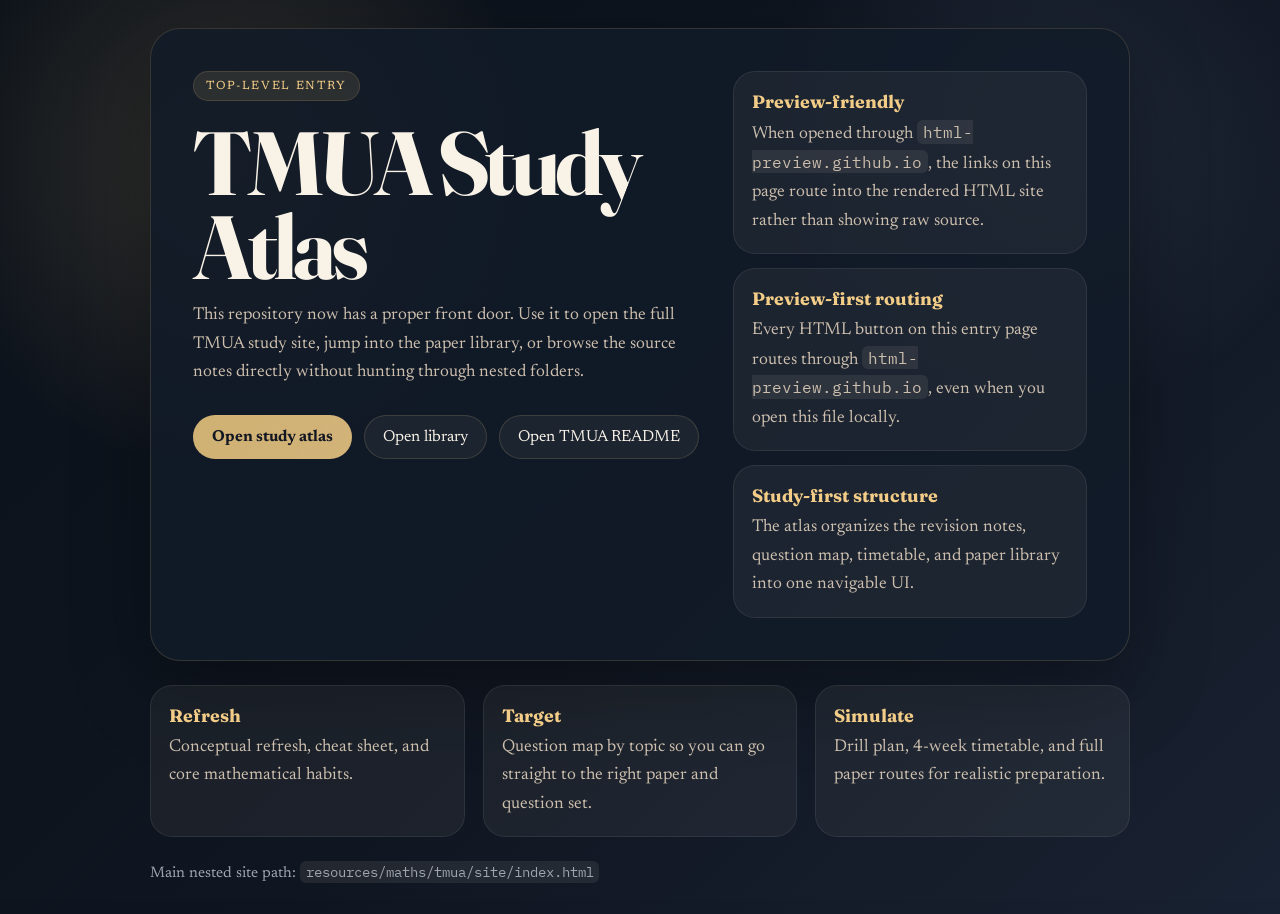
<file: index.html>
<!DOCTYPE html>
<html lang="en">
  <head>
    <meta charset="UTF-8" />
    <meta name="viewport" content="width=device-width, initial-scale=1.0" />
    <title>Tmua-aid</title>
    <meta
      name="description"
      content="Top-level entry for the TMUA study atlas and revision materials."
    />
    <link rel="preconnect" href="https://fonts.googleapis.com" />
    <link rel="preconnect" href="https://fonts.gstatic.com" crossorigin />
    <link
      href="https://fonts.googleapis.com/css2?family=Fraunces:opsz,wght@9..144,600;9..144,700&family=IBM+Plex+Mono:wght@400;500&family=Newsreader:opsz,wght@6..72,400;6..72,500&display=swap"
      rel="stylesheet"
    />
    <style>
      :root {
        --bg: #0f1520;
        --panel: rgba(18, 27, 40, 0.88);
        --panel-soft: rgba(247, 239, 226, 0.05);
        --text: #f8f2e7;
        --muted: #cdbfae;
        --soft: #9ea5af;
        --accent: #d8b877;
        --accent-strong: #f3cd87;
        --border: rgba(216, 184, 119, 0.18);
        --shadow: 0 30px 80px rgba(0, 0, 0, 0.3);
      }

      * {
        box-sizing: border-box;
      }

      body {
        margin: 0;
        min-height: 100vh;
        display: grid;
        place-items: center;
        padding: 28px;
        color: var(--text);
        font-family: "Newsreader", Georgia, serif;
        background:
          radial-gradient(circle at 18% 18%, rgba(216, 184, 119, 0.18), transparent 24%),
          radial-gradient(circle at 82% 14%, rgba(120, 148, 188, 0.14), transparent 22%),
          linear-gradient(135deg, #0a1018 0%, var(--bg) 55%, #182131 100%);
      }

      body::before {
        content: "";
        position: fixed;
        inset: 0;
        pointer-events: none;
        background-image:
          linear-gradient(rgba(255, 255, 255, 0.015), rgba(255, 255, 255, 0.015)),
          radial-gradient(rgba(255, 255, 255, 0.03) 0.6px, transparent 0.6px);
        background-size: 100% 100%, 18px 18px;
        mix-blend-mode: soft-light;
      }

      .shell {
        position: relative;
        z-index: 1;
        width: min(980px, 100%);
        display: grid;
        gap: 24px;
      }

      .hero {
        background: var(--panel);
        border: 1px solid var(--border);
        border-radius: 30px;
        box-shadow: var(--shadow);
        overflow: hidden;
      }

      .hero-inner {
        padding: 42px;
        display: grid;
        grid-template-columns: 1.3fr 0.9fr;
        gap: 28px;
      }

      .eyebrow {
        display: inline-flex;
        padding: 8px 12px;
        border-radius: 999px;
        background: rgba(216, 184, 119, 0.12);
        border: 1px solid rgba(216, 184, 119, 0.16);
        color: var(--accent-strong);
        font-size: 0.74rem;
        letter-spacing: 0.14em;
        text-transform: uppercase;
      }

      h1 {
        margin: 20px 0 12px;
        font-family: "Fraunces", Georgia, serif;
        font-size: clamp(3rem, 7vw, 5.6rem);
        line-height: 0.94;
        letter-spacing: -0.05em;
        max-width: 8ch;
      }

      p {
        margin: 0;
        color: var(--muted);
        font-size: 1.08rem;
        line-height: 1.65;
      }

      .actions,
      .link-list {
        display: flex;
        flex-wrap: wrap;
        gap: 12px;
      }

      .actions {
        margin-top: 28px;
      }

      .button {
        display: inline-flex;
        align-items: center;
        justify-content: center;
        padding: 13px 18px;
        border-radius: 999px;
        border: 1px solid var(--border);
        background: rgba(247, 239, 226, 0.05);
        color: var(--text);
        text-decoration: none;
        transition: 180ms ease;
      }

      .button:hover {
        transform: translateY(-2px);
        background: rgba(247, 239, 226, 0.1);
      }

      .button-primary {
        background: linear-gradient(135deg, rgba(216, 184, 119, 0.96), rgba(243, 205, 135, 0.86));
        color: #121722;
        font-weight: 700;
      }

      .mini-stack {
        display: grid;
        gap: 14px;
      }

      .card {
        background: var(--panel-soft);
        border: 1px solid rgba(247, 239, 226, 0.08);
        border-radius: 22px;
        padding: 18px;
      }

      .card strong {
        display: block;
        margin-bottom: 6px;
        font-family: "Fraunces", Georgia, serif;
        color: var(--accent-strong);
        font-size: 1.12rem;
      }

      .grid {
        display: grid;
        grid-template-columns: repeat(3, minmax(0, 1fr));
        gap: 18px;
      }

      .footer-note {
        color: var(--soft);
        font-size: 0.95rem;
      }

      code {
        font-family: "IBM Plex Mono", monospace;
        font-size: 0.92em;
        padding: 0.12em 0.4em;
        border-radius: 6px;
        background: rgba(247, 239, 226, 0.08);
      }

      @media (max-width: 860px) {
        .hero-inner,
        .grid {
          grid-template-columns: 1fr;
        }

        .hero-inner {
          padding: 28px 22px;
        }
      }
    </style>
  </head>
  <body>
    <main class="shell">
      <section class="hero">
        <div class="hero-inner">
          <div>
            <span class="eyebrow">Top-level entry</span>
            <h1>TMUA Study Atlas</h1>
            <p>
              This repository now has a proper front door. Use it to open the full TMUA study site,
              jump into the paper library, or browse the source notes directly without hunting through
              nested folders.
            </p>
            <div class="actions">
              <a
                class="button button-primary"
                href="https://html-preview.github.io/?url=https://raw.githubusercontent.com/kwr14/Tmua-aid/main/resources/maths/tmua/site/index.html"
              >Open study atlas</a>
              <a
                class="button"
                href="https://html-preview.github.io/?url=https://raw.githubusercontent.com/kwr14/Tmua-aid/main/resources/maths/tmua/site/library.html"
              >Open library</a>
              <a
                class="button"
                href="https://github.com/kwr14/Tmua-aid/blob/main/resources/maths/tmua/README.md"
              >Open TMUA README</a>
            </div>
          </div>

          <div class="mini-stack">
            <article class="card">
              <strong>Preview-friendly</strong>
              <p>
                When opened through <code>html-preview.github.io</code>, the links on this page route
                into the rendered HTML site rather than showing raw source.
              </p>
            </article>
            <article class="card">
              <strong>Preview-first routing</strong>
              <p>
                Every HTML button on this entry page routes through <code>html-preview.github.io</code>,
                even when you open this file locally.
              </p>
            </article>
            <article class="card">
              <strong>Study-first structure</strong>
              <p>
                The atlas organizes the revision notes, question map, timetable, and paper library into one navigable UI.
              </p>
            </article>
          </div>
        </div>
      </section>

      <section class="grid">
        <article class="card">
          <strong>Refresh</strong>
          <p>Conceptual refresh, cheat sheet, and core mathematical habits.</p>
        </article>
        <article class="card">
          <strong>Target</strong>
          <p>Question map by topic so you can go straight to the right paper and question set.</p>
        </article>
        <article class="card">
          <strong>Simulate</strong>
          <p>Drill plan, 4-week timetable, and full paper routes for realistic preparation.</p>
        </article>
      </section>

      <p class="footer-note">
        Main nested site path: <code>resources/maths/tmua/site/index.html</code>
      </p>
    </main>

  </body>
</html>
</file>
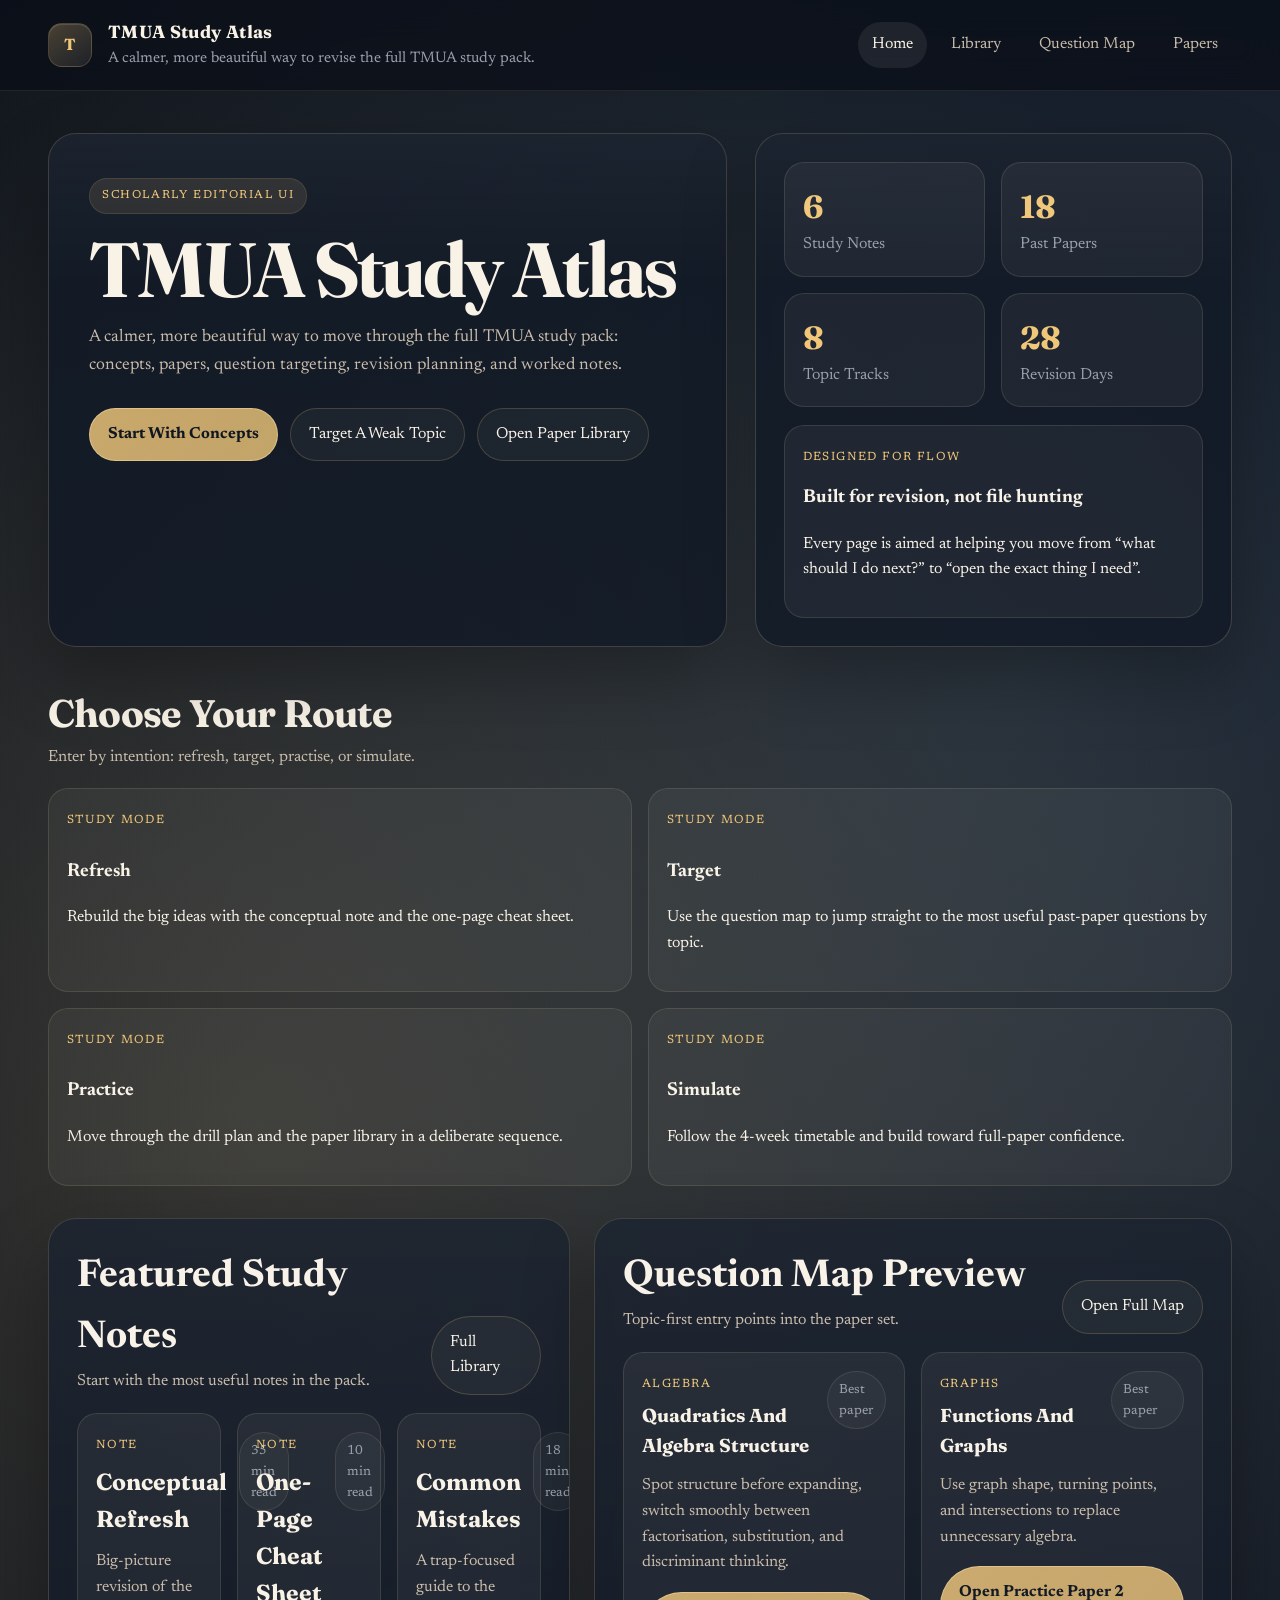
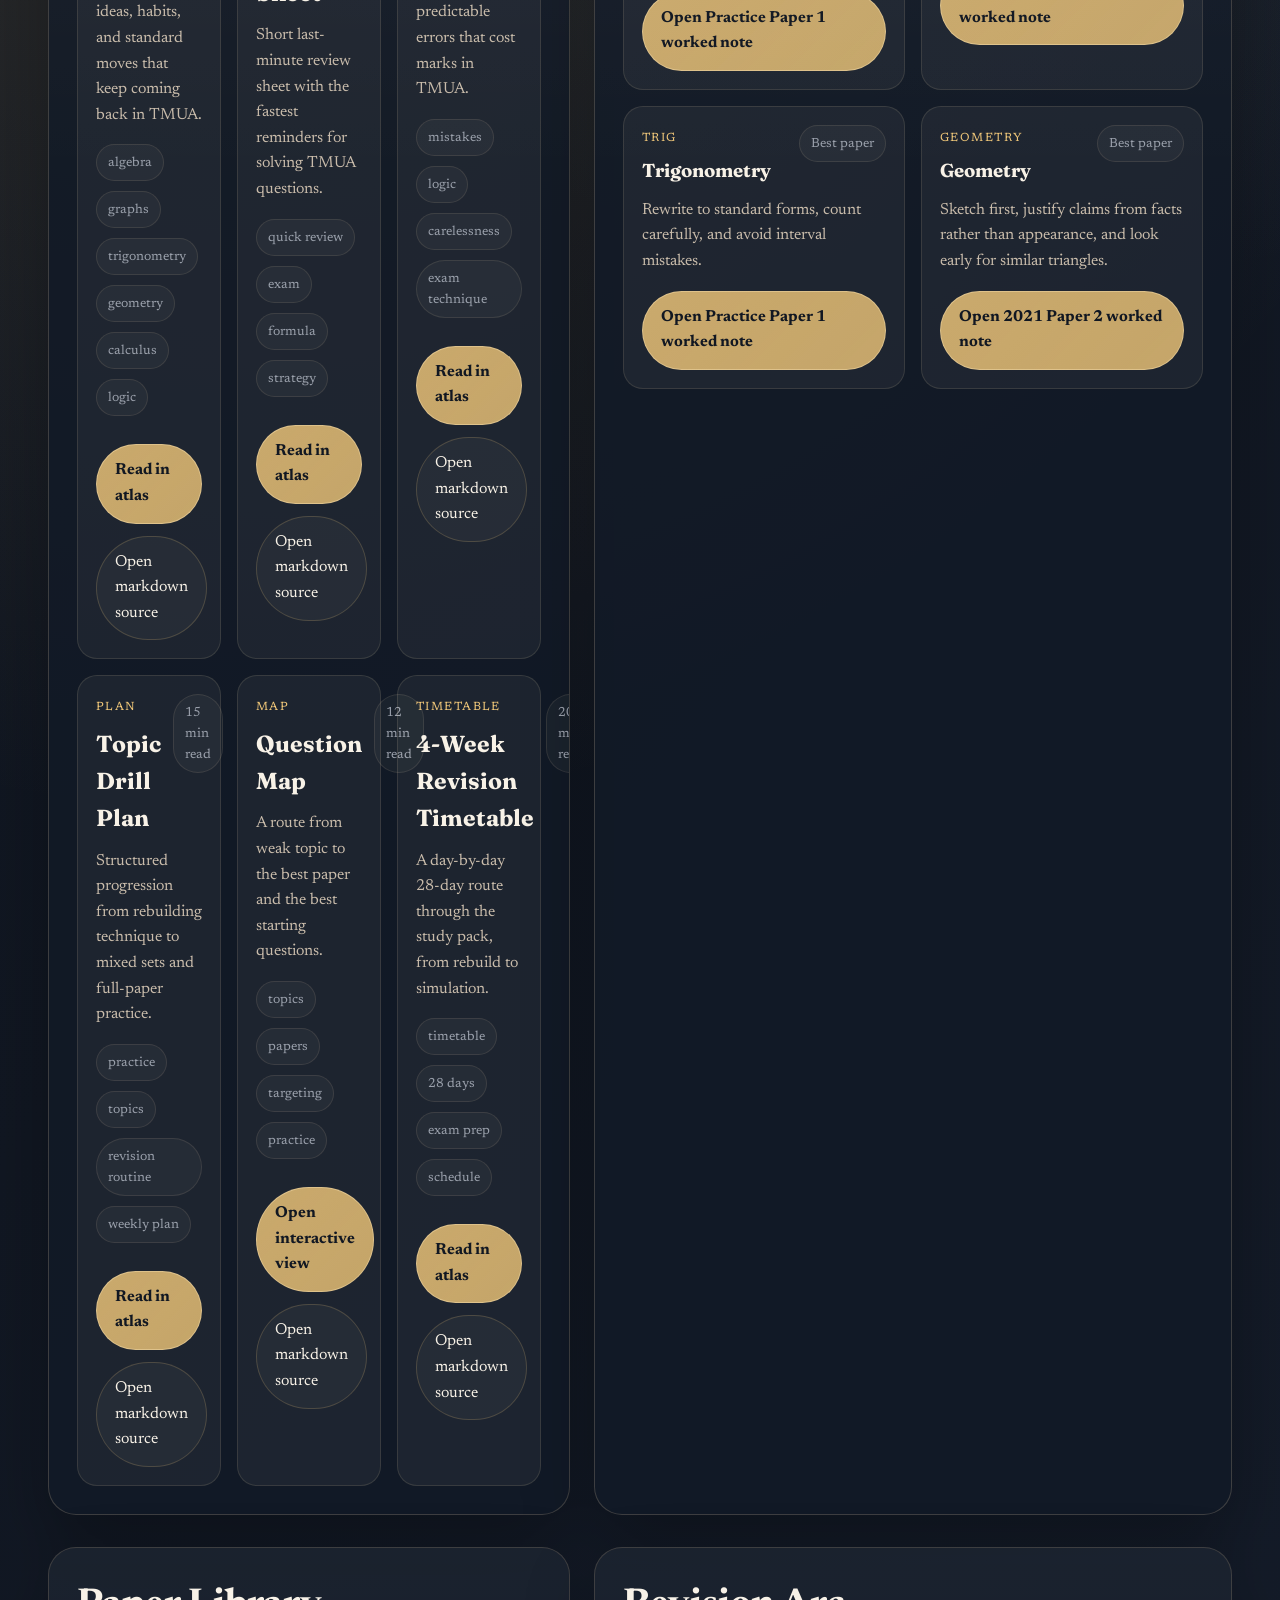
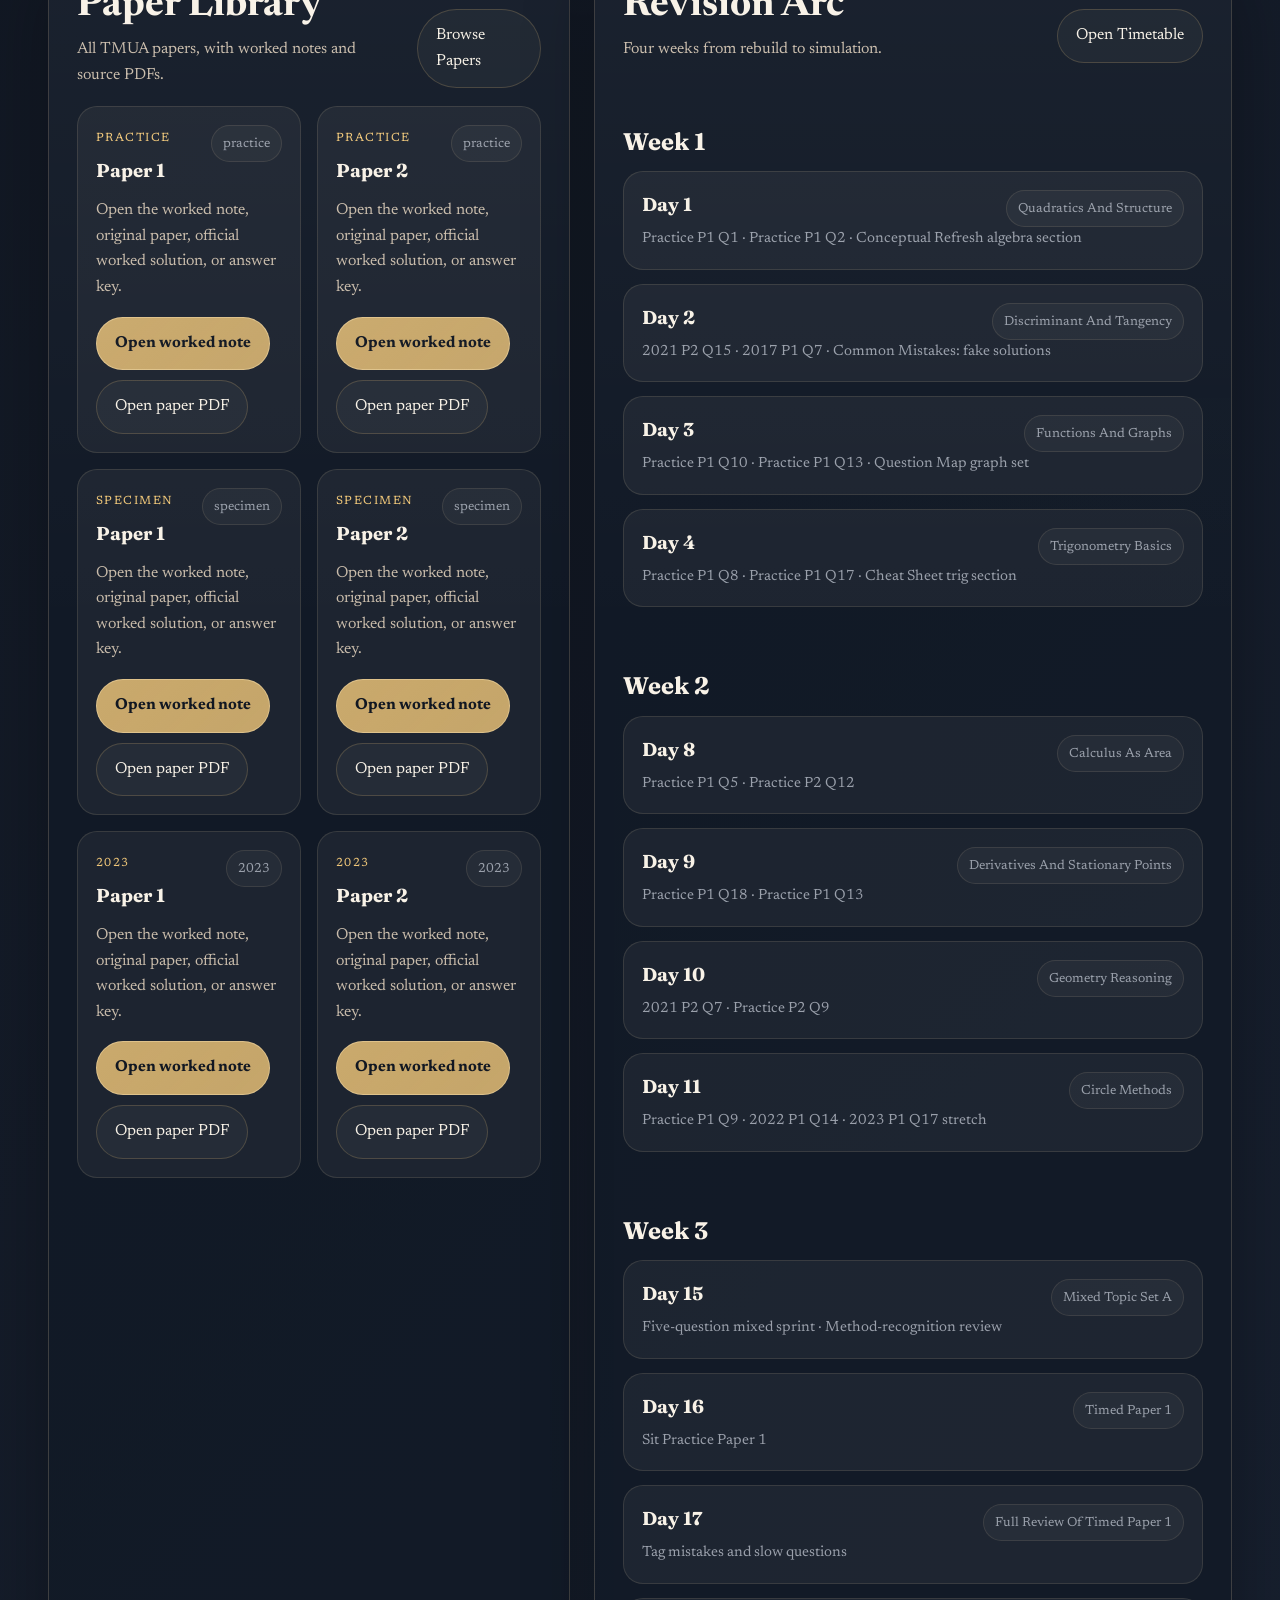
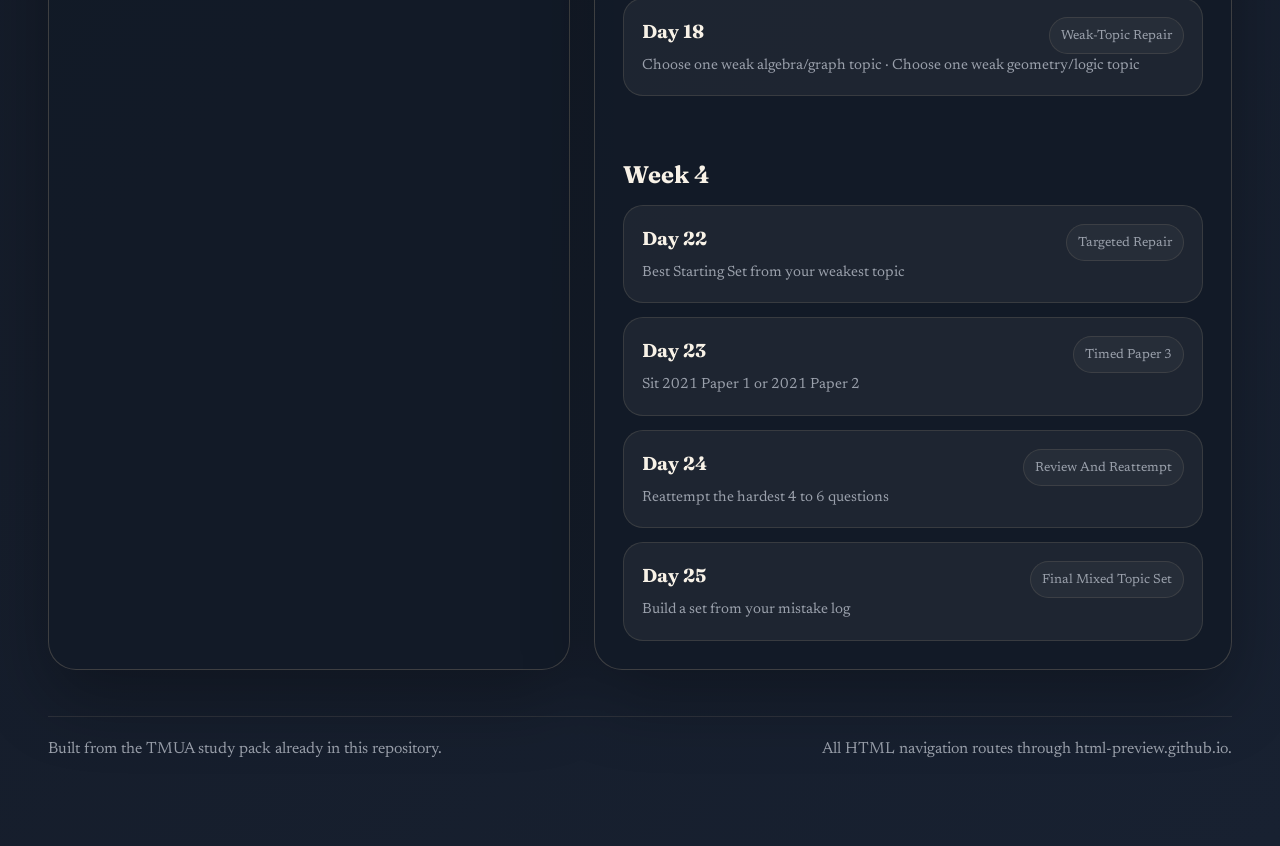
<file: resources/maths/tmua/site/index.html>
<!DOCTYPE html>
<html lang="en">
  <head>
    <meta charset="UTF-8" />
    <meta name="viewport" content="width=device-width, initial-scale=1.0" />
    <title>TMUA Study Atlas</title>
    <meta
      name="description"
      content="A beautiful static interface for the TMUA study pack: concepts, papers, question map, and revision timetable."
    />
    <link rel="preconnect" href="https://fonts.googleapis.com" />
    <link rel="preconnect" href="https://fonts.gstatic.com" crossorigin />
    <link
      href="https://fonts.googleapis.com/css2?family=Fraunces:opsz,wght@9..144,600;9..144,700&family=IBM+Plex+Mono:wght@400;500&family=Newsreader:opsz,wght@6..72,400;6..72,500&display=swap"
      rel="stylesheet"
    />
    <link rel="stylesheet" href="styles.css" />
  </head>
  <body data-page="home">
    <div class="site-shell">
      <header class="topbar" id="topbar"></header>

      <main class="page">
        <section class="hero">
          <article class="panel hero-main">
            <span class="eyebrow">Scholarly editorial UI</span>
            <h1 class="display">TMUA Study Atlas</h1>
            <p>
              A calmer, more beautiful way to move through the full TMUA study pack: concepts,
              papers, question targeting, revision planning, and worked notes.
            </p>
            <div class="hero-actions">
              <a class="button button-primary" href="https://html-preview.github.io/?url=https://raw.githubusercontent.com/kwr14/Tmua-aid/main/resources/maths/tmua/site/reader.html&note=conceptual-refresh">Start With Concepts</a>
              <a class="button" href="https://html-preview.github.io/?url=https://raw.githubusercontent.com/kwr14/Tmua-aid/main/resources/maths/tmua/site/question-map.html">Target A Weak Topic</a>
              <a class="button" href="https://html-preview.github.io/?url=https://raw.githubusercontent.com/kwr14/Tmua-aid/main/resources/maths/tmua/site/papers.html">Open Paper Library</a>
            </div>
          </article>

          <aside class="panel hero-side">
            <div class="stats-grid" id="hero-stats"></div>
            <div class="mini-card">
              <span class="kicker">Designed for flow</span>
              <h3 style="margin-top: 8px;">Built for revision, not file hunting</h3>
              <p>
                Every page is aimed at helping you move from “what should I do next?” to “open the exact
                thing I need”.
              </p>
            </div>
          </aside>
        </section>

        <section class="section">
          <div class="section-head">
            <div>
              <h2>Choose Your Route</h2>
              <p>Enter by intention: refresh, target, practise, or simulate.</p>
            </div>
          </div>
          <div class="pathways-grid" id="pathway-grid"></div>
        </section>

        <section class="split-section">
          <article class="panel" style="padding: 28px;">
            <div class="section-head">
              <div>
                <h2>Featured Study Notes</h2>
                <p>Start with the most useful notes in the pack.</p>
              </div>
              <a class="button" href="https://html-preview.github.io/?url=https://raw.githubusercontent.com/kwr14/Tmua-aid/main/resources/maths/tmua/site/library.html">Full Library</a>
            </div>
            <div class="resource-grid" id="featured-grid"></div>
          </article>

          <article class="panel" style="padding: 28px;">
            <div class="section-head">
              <div>
                <h2>Question Map Preview</h2>
                <p>Topic-first entry points into the paper set.</p>
              </div>
              <a class="button" href="https://html-preview.github.io/?url=https://raw.githubusercontent.com/kwr14/Tmua-aid/main/resources/maths/tmua/site/question-map.html">Open Full Map</a>
            </div>
            <div class="topic-grid" id="topic-preview"></div>
          </article>
        </section>

        <section class="split-section">
          <article class="panel" style="padding: 28px;">
            <div class="section-head">
              <div>
                <h2>Paper Library</h2>
                <p>All TMUA papers, with worked notes and source PDFs.</p>
              </div>
              <a class="button" href="https://html-preview.github.io/?url=https://raw.githubusercontent.com/kwr14/Tmua-aid/main/resources/maths/tmua/site/papers.html">Browse Papers</a>
            </div>
            <div class="paper-grid" id="paper-preview"></div>
          </article>

          <article class="panel" style="padding: 28px;">
            <div class="section-head">
              <div>
                <h2>Revision Arc</h2>
                <p>Four weeks from rebuild to simulation.</p>
              </div>
              <a class="button" href="https://html-preview.github.io/?url=https://raw.githubusercontent.com/kwr14/Tmua-aid/main/resources/maths/tmua/site/reader.html&note=4-week-timetable">Open Timetable</a>
            </div>
            <div class="timeline" id="timeline-preview"></div>
          </article>
        </section>

        <footer class="footer-note" id="footer-note"></footer>
      </main>
    </div>

    <script src="data.js"></script>
    <script src="app.js"></script>
  </body>
</html>
</file>
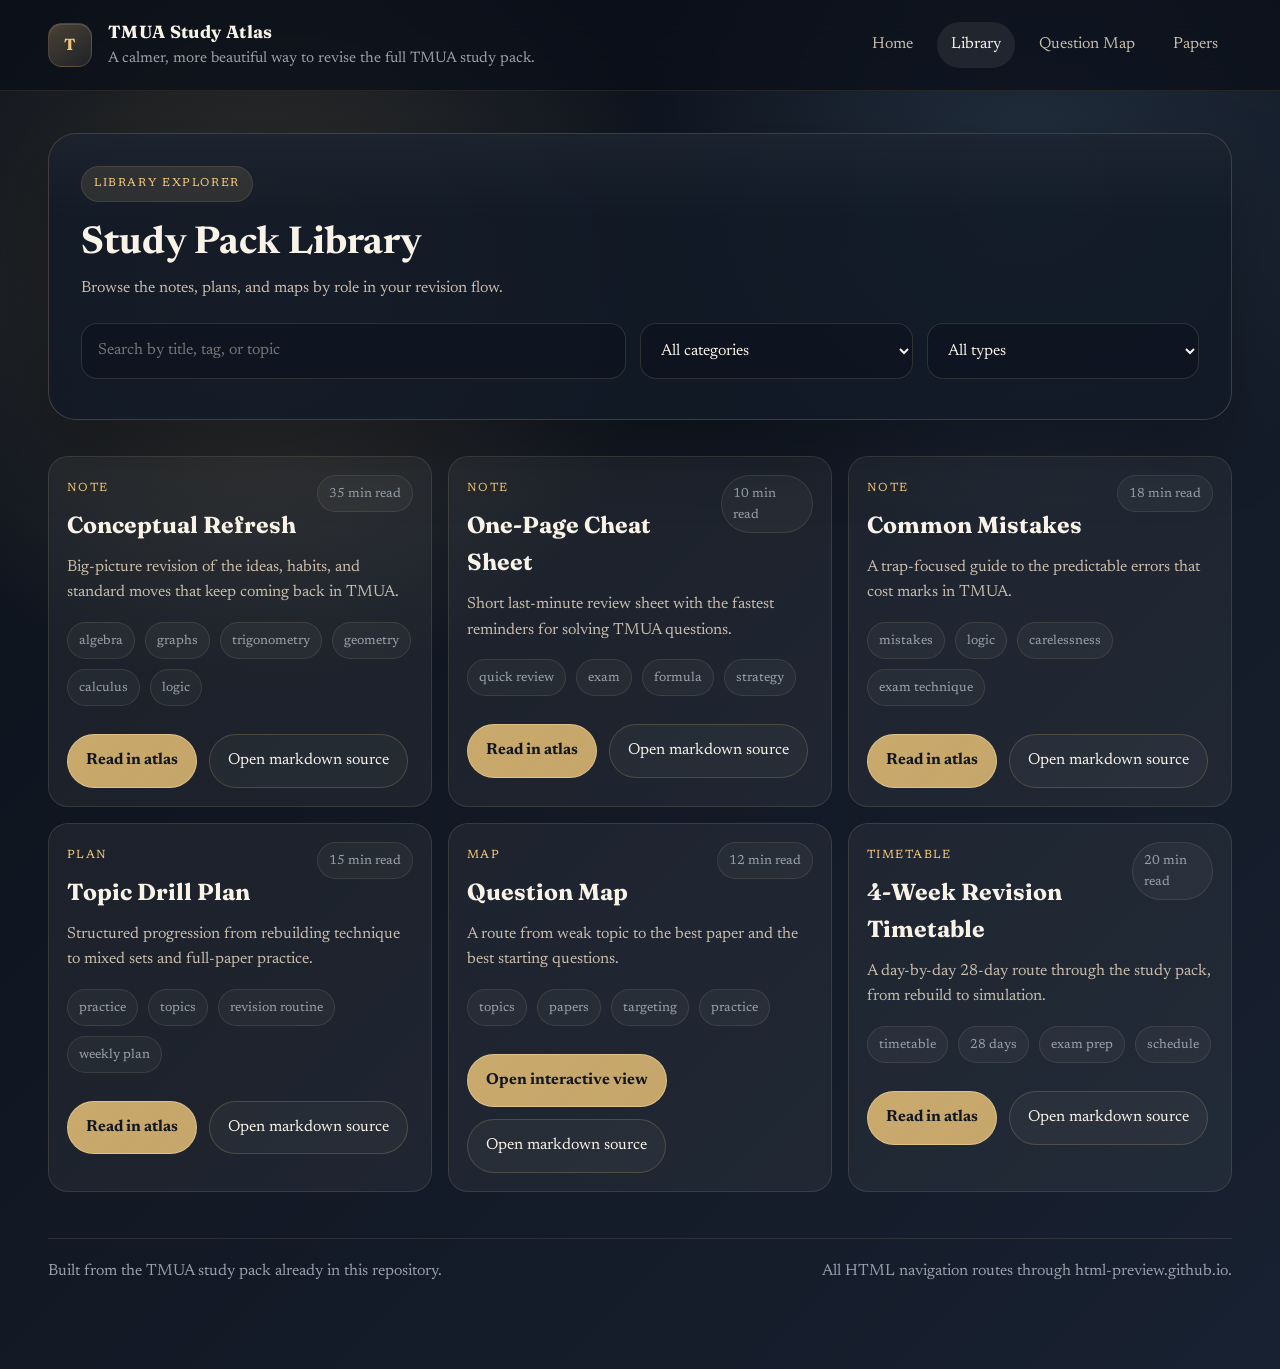
<file: resources/maths/tmua/site/library.html>
<!DOCTYPE html>
<html lang="en">
  <head>
    <meta charset="UTF-8" />
    <meta name="viewport" content="width=device-width, initial-scale=1.0" />
    <title>TMUA Study Atlas · Library</title>
    <link rel="preconnect" href="https://fonts.googleapis.com" />
    <link rel="preconnect" href="https://fonts.gstatic.com" crossorigin />
    <link
      href="https://fonts.googleapis.com/css2?family=Fraunces:opsz,wght@9..144,600;9..144,700&family=IBM+Plex+Mono:wght@400;500&family=Newsreader:opsz,wght@6..72,400;6..72,500&display=swap"
      rel="stylesheet"
    />
    <link rel="stylesheet" href="styles.css" />
  </head>
  <body data-page="library">
    <div class="site-shell">
      <header class="topbar" id="topbar"></header>

      <main class="page">
        <section class="panel" style="padding: 32px;">
          <span class="eyebrow">Library explorer</span>
          <div class="section-head" style="margin-top: 12px;">
            <div>
              <h2>Study Pack Library</h2>
              <p>Browse the notes, plans, and maps by role in your revision flow.</p>
            </div>
          </div>

          <div class="filter-shell">
            <input id="search" type="search" placeholder="Search by title, tag, or topic" />
            <select id="category" aria-label="Filter by study category">
              <option value="">All categories</option>
              <option value="learn">Learn</option>
              <option value="practice">Practice</option>
              <option value="review">Review</option>
              <option value="simulate">Simulate</option>
            </select>
            <select id="type" aria-label="Filter by resource type">
              <option value="">All types</option>
              <option value="note">Notes</option>
              <option value="plan">Plans</option>
              <option value="map">Maps</option>
              <option value="timetable">Timetable</option>
            </select>
          </div>
        </section>

        <section class="section">
          <div class="resource-grid" id="resource-list"></div>
        </section>

        <footer class="footer-note" id="footer-note"></footer>
      </main>
    </div>

    <script src="data.js"></script>
    <script src="app.js"></script>
  </body>
</html>
</file>
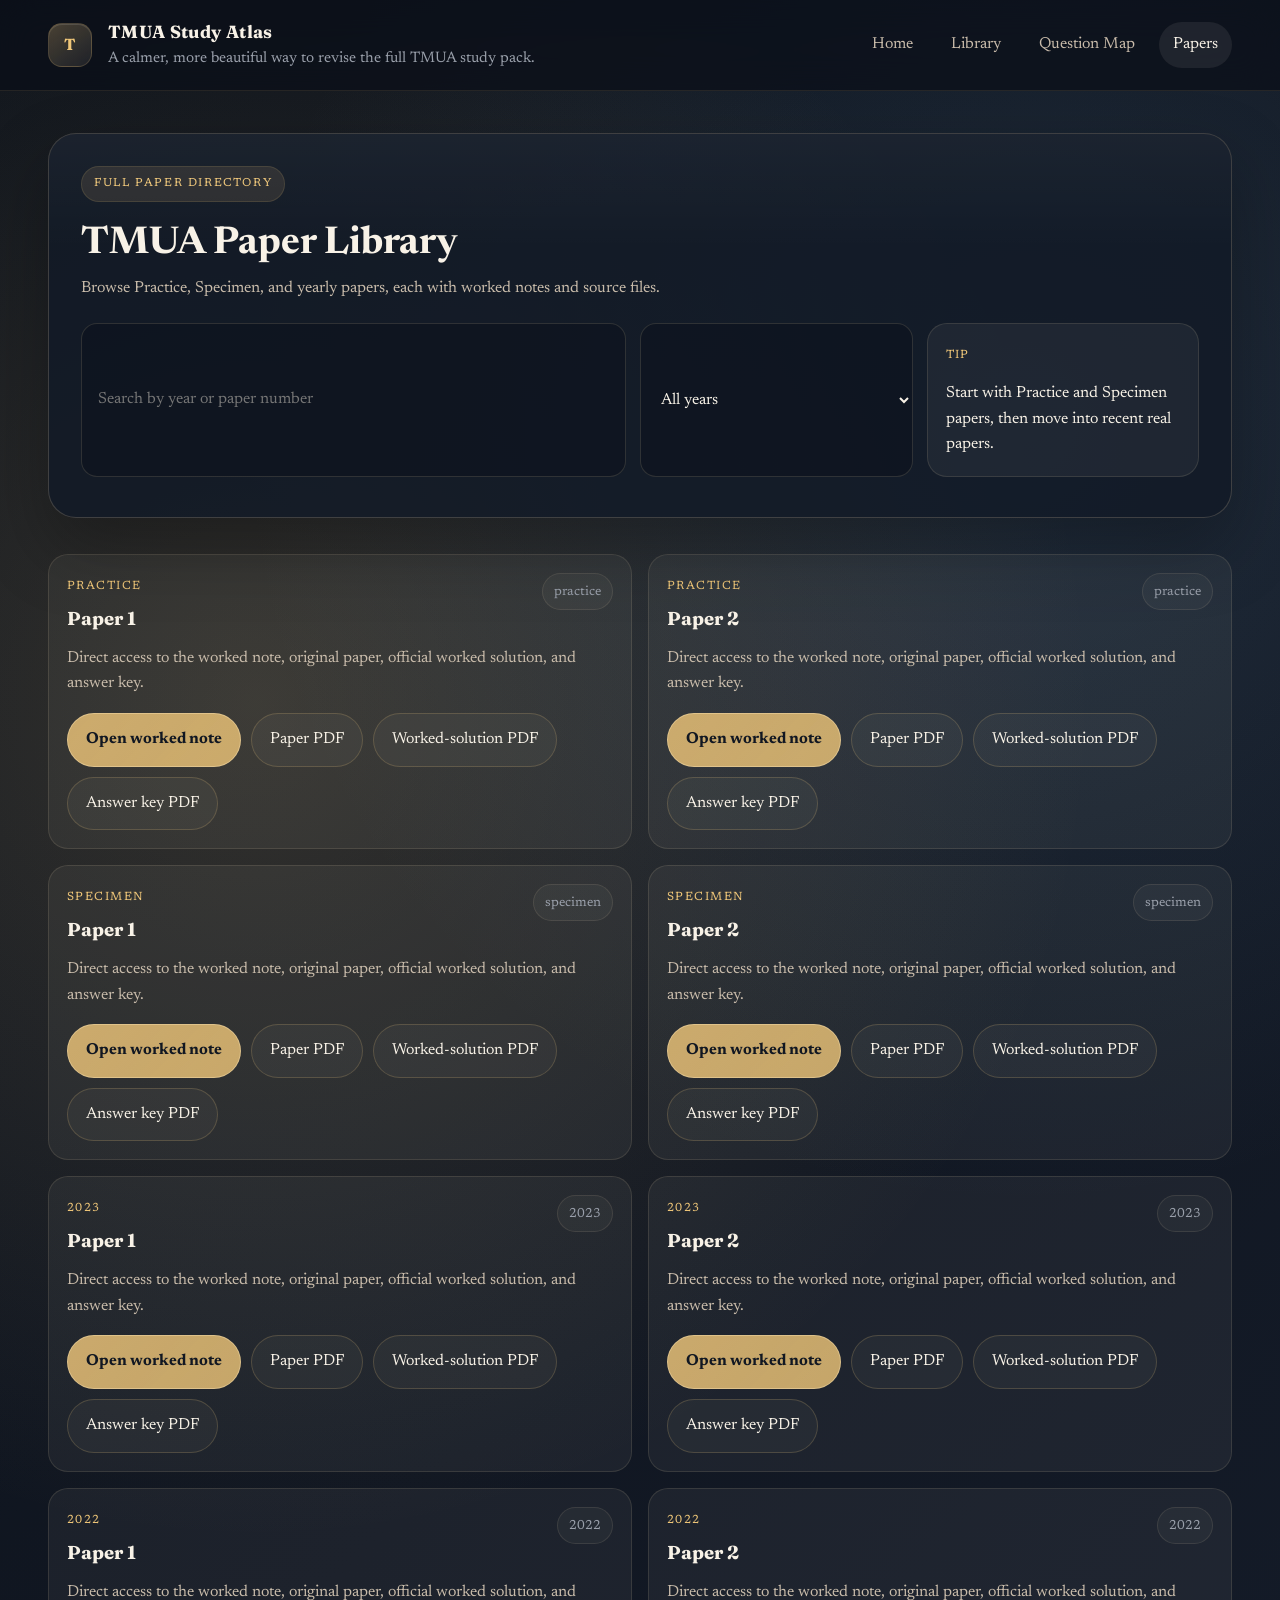
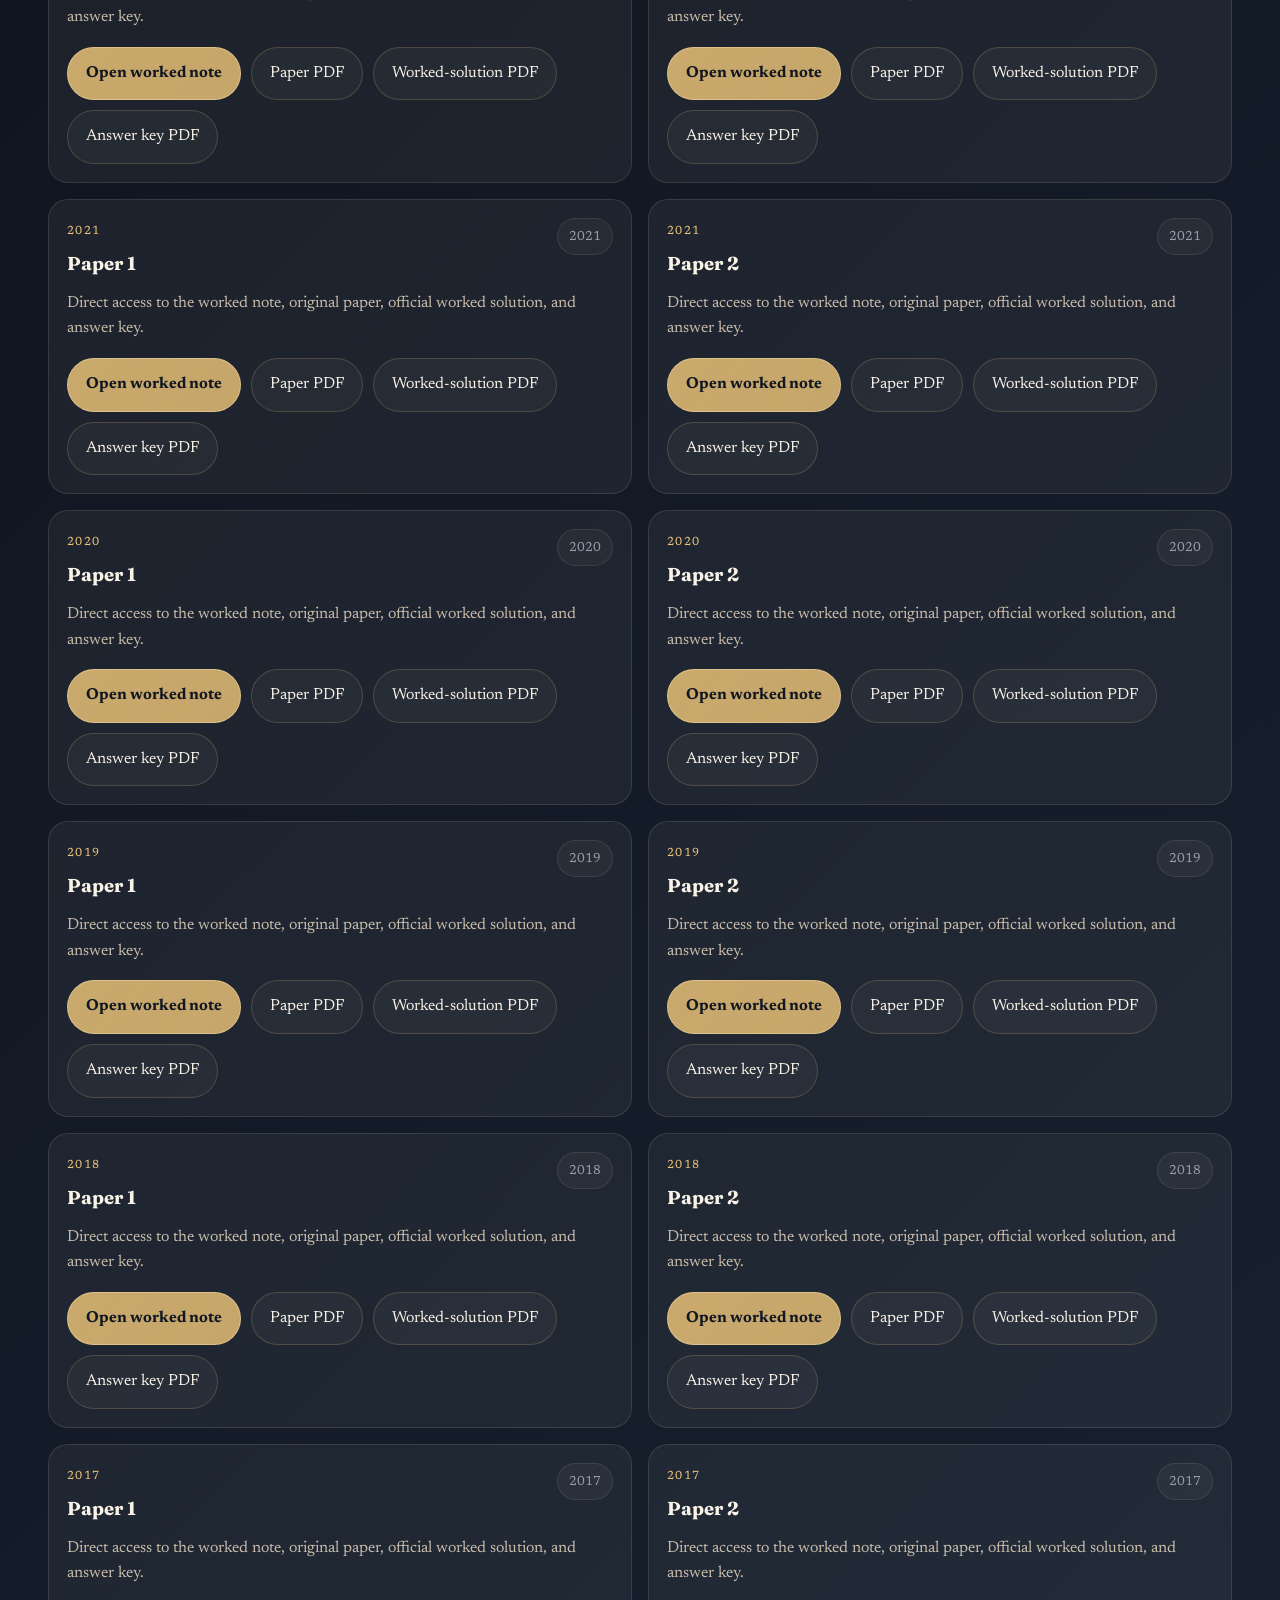
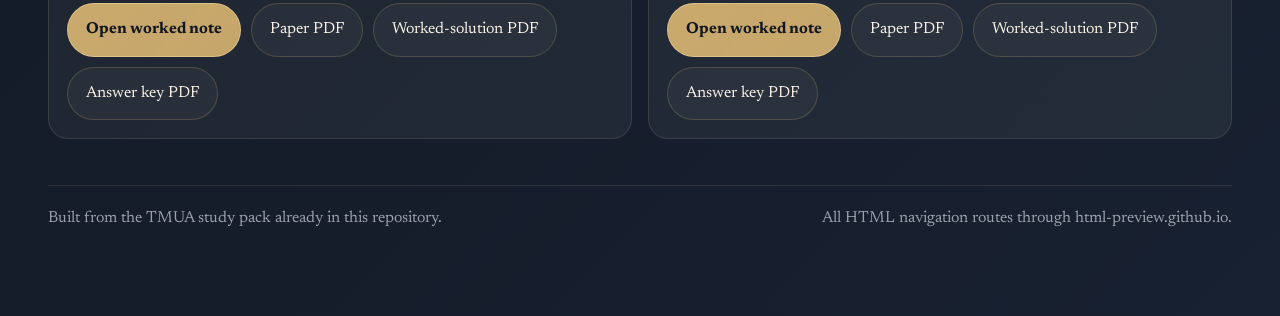
<file: resources/maths/tmua/site/papers.html>
<!DOCTYPE html>
<html lang="en">
  <head>
    <meta charset="UTF-8" />
    <meta name="viewport" content="width=device-width, initial-scale=1.0" />
    <title>TMUA Study Atlas · Papers</title>
    <link rel="preconnect" href="https://fonts.googleapis.com" />
    <link rel="preconnect" href="https://fonts.gstatic.com" crossorigin />
    <link
      href="https://fonts.googleapis.com/css2?family=Fraunces:opsz,wght@9..144,600;9..144,700&family=IBM+Plex+Mono:wght@400;500&family=Newsreader:opsz,wght@6..72,400;6..72,500&display=swap"
      rel="stylesheet"
    />
    <link rel="stylesheet" href="styles.css" />
  </head>
  <body data-page="papers">
    <div class="site-shell">
      <header class="topbar" id="topbar"></header>

      <main class="page">
        <section class="panel" style="padding: 32px;">
          <span class="eyebrow">Full paper directory</span>
          <div class="section-head" style="margin-top: 12px;">
            <div>
              <h2>TMUA Paper Library</h2>
              <p>Browse Practice, Specimen, and yearly papers, each with worked notes and source files.</p>
            </div>
          </div>

          <div class="filter-shell">
            <input id="paper-search" type="search" placeholder="Search by year or paper number" />
            <select id="paper-year" aria-label="Filter papers by year">
              <option value="">All years</option>
              <option value="practice">Practice</option>
              <option value="specimen">Specimen</option>
              <option value="2023">2023</option>
              <option value="2022">2022</option>
              <option value="2021">2021</option>
              <option value="2020">2020</option>
              <option value="2019">2019</option>
              <option value="2018">2018</option>
              <option value="2017">2017</option>
            </select>
            <div class="mini-card">
              <span class="kicker">Tip</span>
              <p style="margin: 8px 0 0;">Start with Practice and Specimen papers, then move into recent real papers.</p>
            </div>
          </div>
        </section>

        <section class="section">
          <div class="paper-grid" id="papers-grid"></div>
        </section>

        <footer class="footer-note" id="footer-note"></footer>
      </main>
    </div>

    <script src="data.js"></script>
    <script src="app.js"></script>
  </body>
</html>
</file>
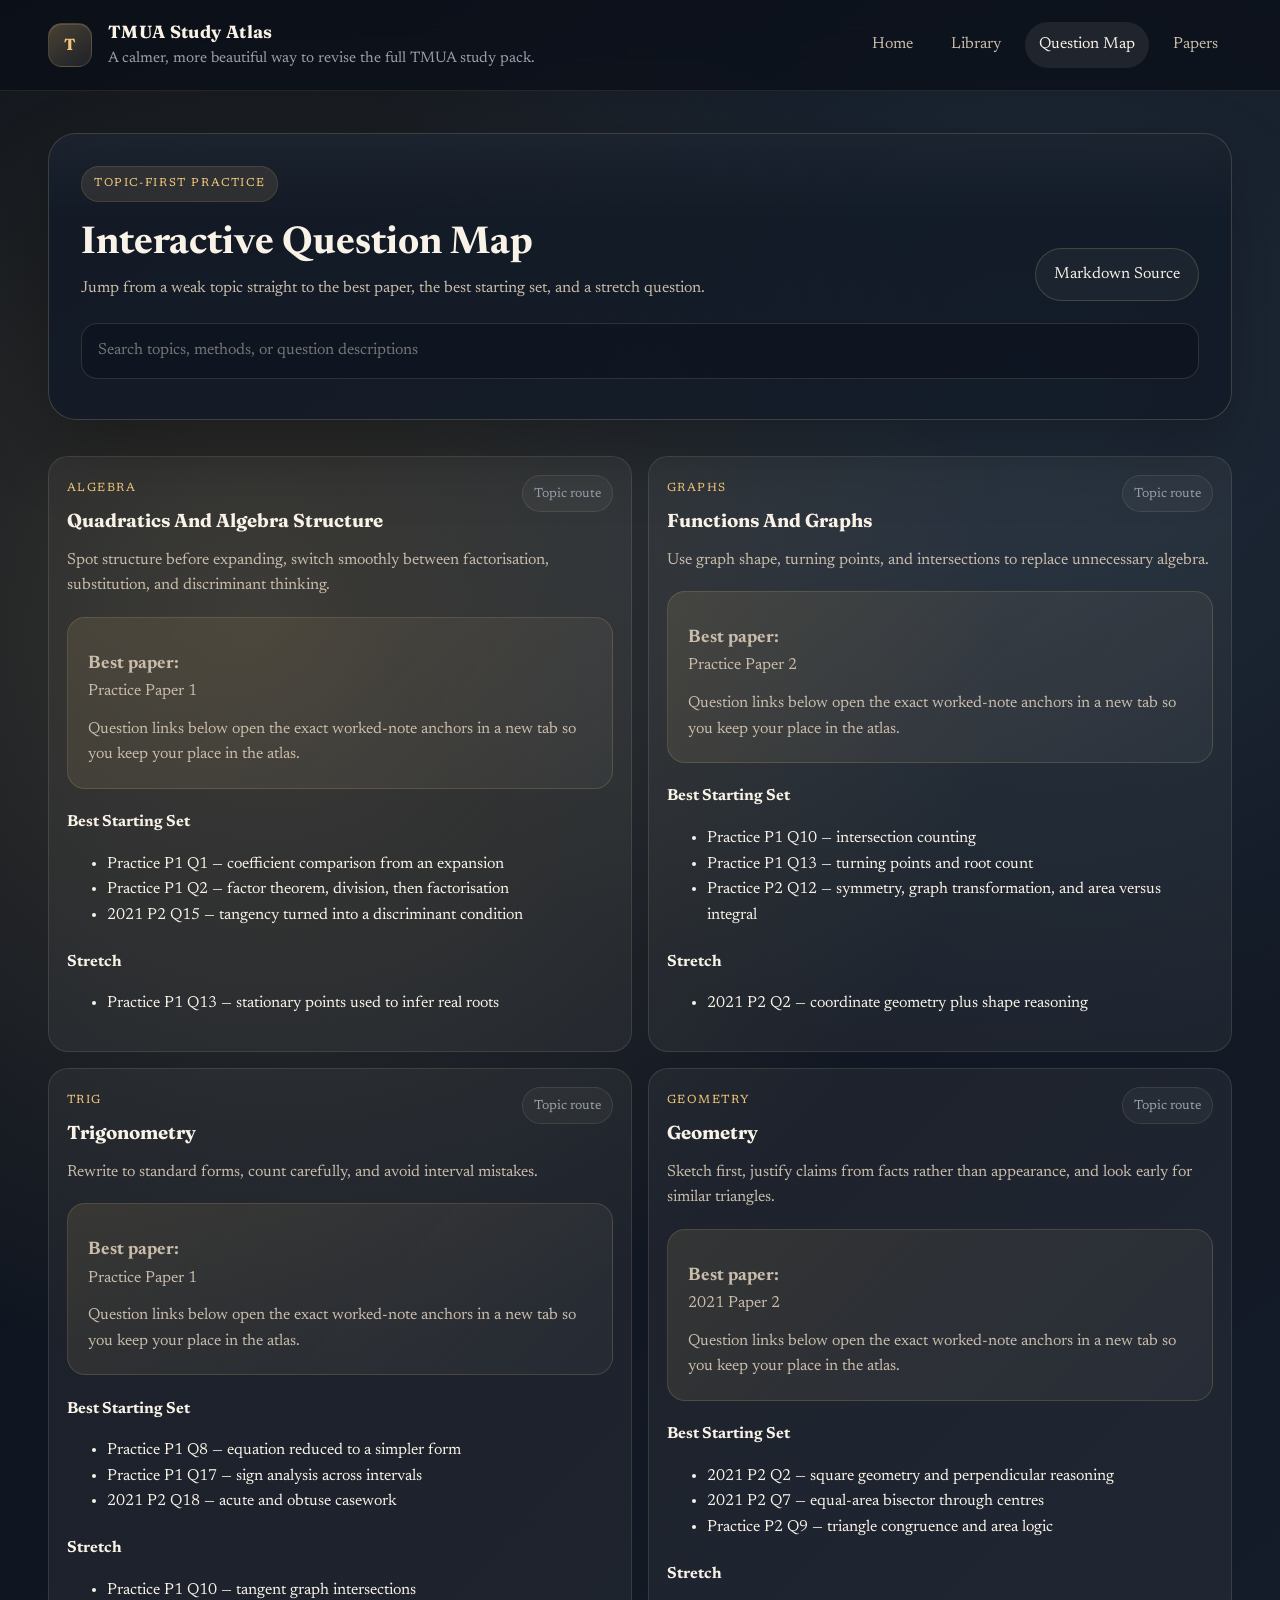
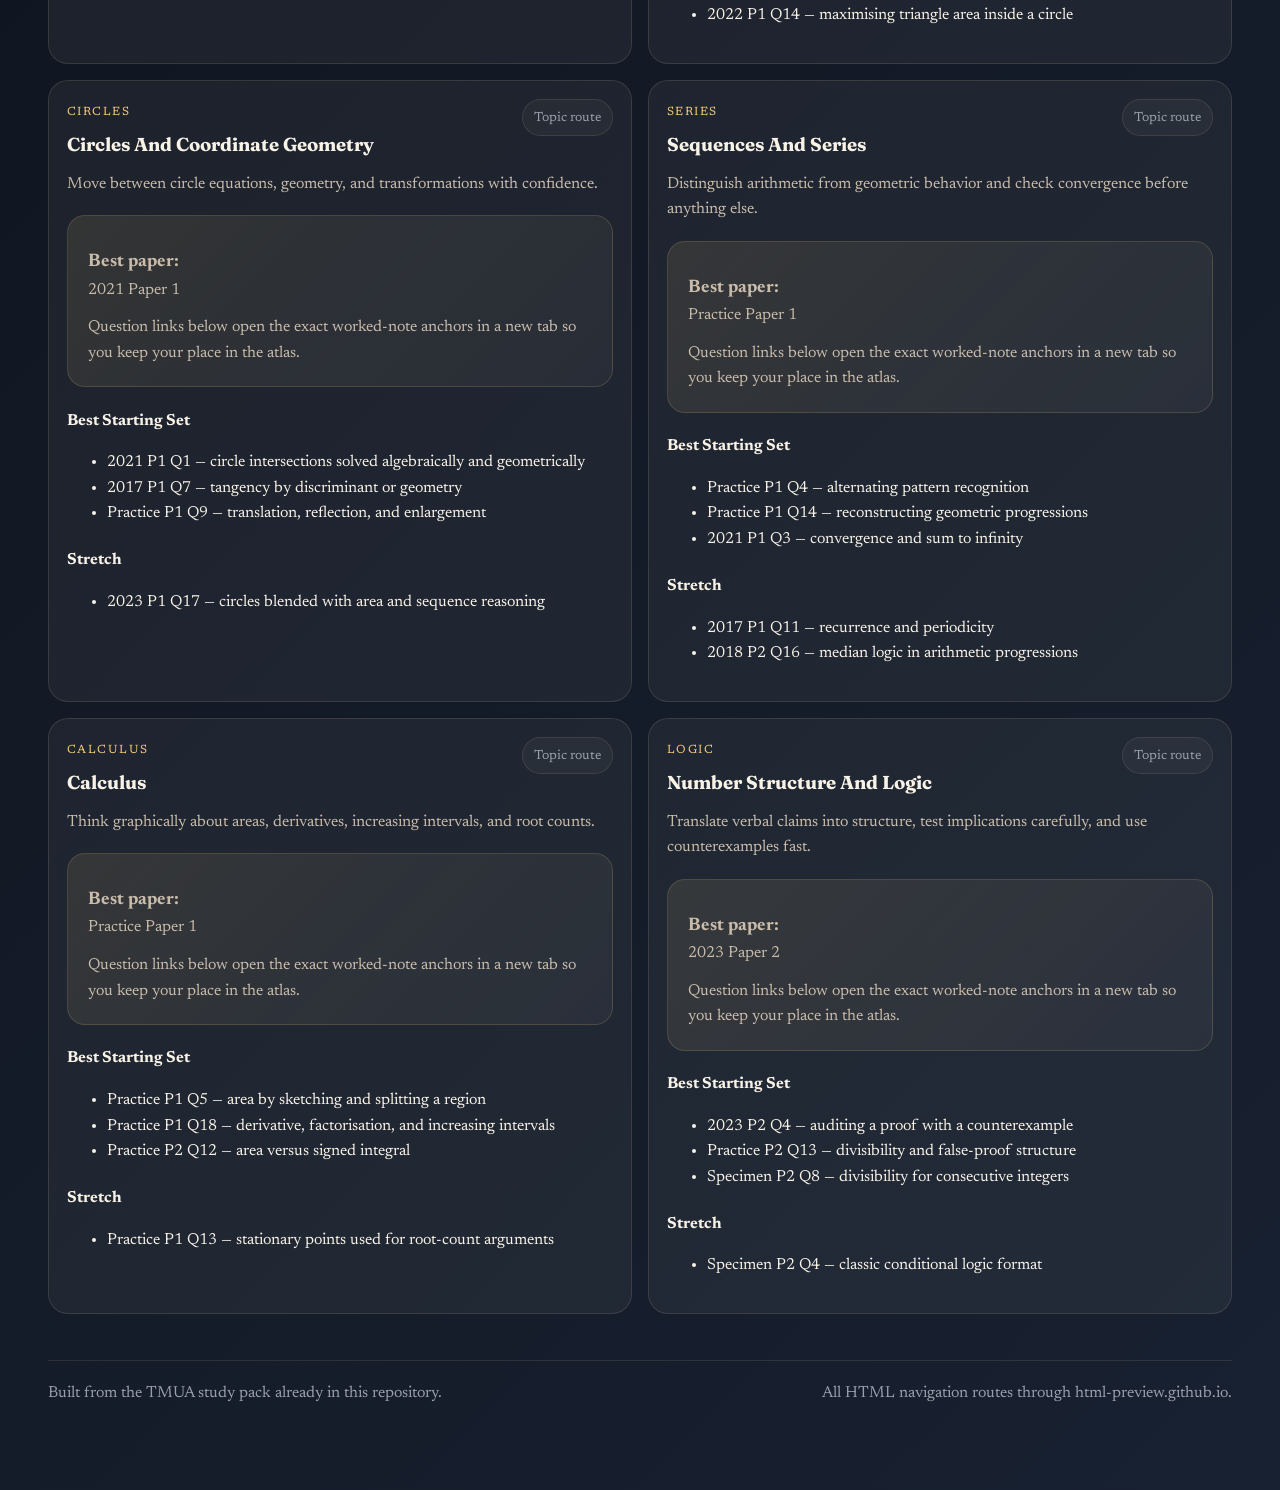
<file: resources/maths/tmua/site/question-map.html>
<!DOCTYPE html>
<html lang="en">
  <head>
    <meta charset="UTF-8" />
    <meta name="viewport" content="width=device-width, initial-scale=1.0" />
    <title>TMUA Study Atlas · Question Map</title>
    <link rel="preconnect" href="https://fonts.googleapis.com" />
    <link rel="preconnect" href="https://fonts.gstatic.com" crossorigin />
    <link
      href="https://fonts.googleapis.com/css2?family=Fraunces:opsz,wght@9..144,600;9..144,700&family=IBM+Plex+Mono:wght@400;500&family=Newsreader:opsz,wght@6..72,400;6..72,500&display=swap"
      rel="stylesheet"
    />
    <link rel="stylesheet" href="styles.css" />
  </head>
  <body data-page="question-map">
    <div class="site-shell">
      <header class="topbar" id="topbar"></header>

      <main class="page">
        <section class="panel" style="padding: 32px;">
          <span class="eyebrow">Topic-first practice</span>
          <div class="section-head" style="margin-top: 12px;">
            <div>
              <h2>Interactive Question Map</h2>
              <p>Jump from a weak topic straight to the best paper, the best starting set, and a stretch question.</p>
            </div>
            <a class="button" href="../question-map.md">Markdown Source</a>
          </div>
          <div class="filter-shell" style="grid-template-columns: 1fr;">
            <input id="topic-filter" type="search" placeholder="Search topics, methods, or question descriptions" />
          </div>
        </section>

        <section class="section">
          <div class="topic-grid" id="topic-grid"></div>
        </section>

        <footer class="footer-note" id="footer-note"></footer>
      </main>
    </div>

    <script src="data.js"></script>
    <script src="app.js"></script>
  </body>
</html>
</file>
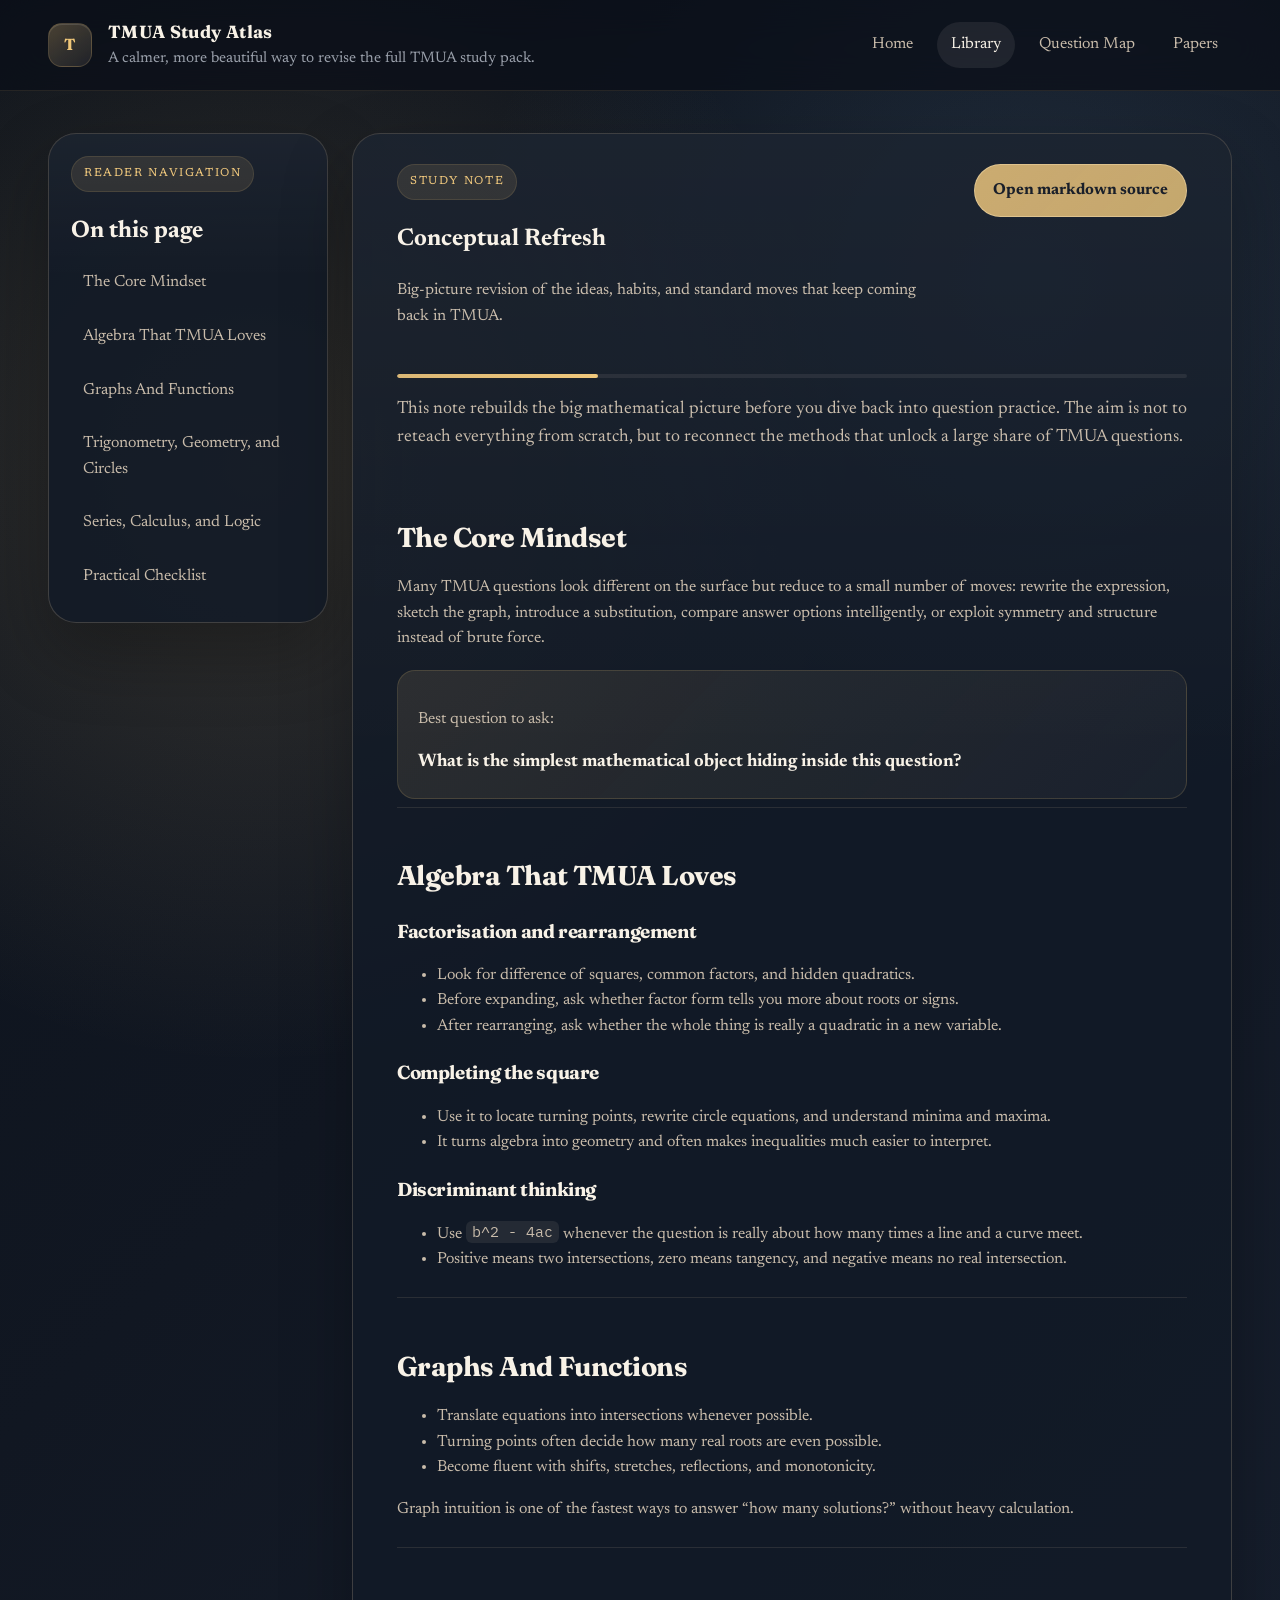
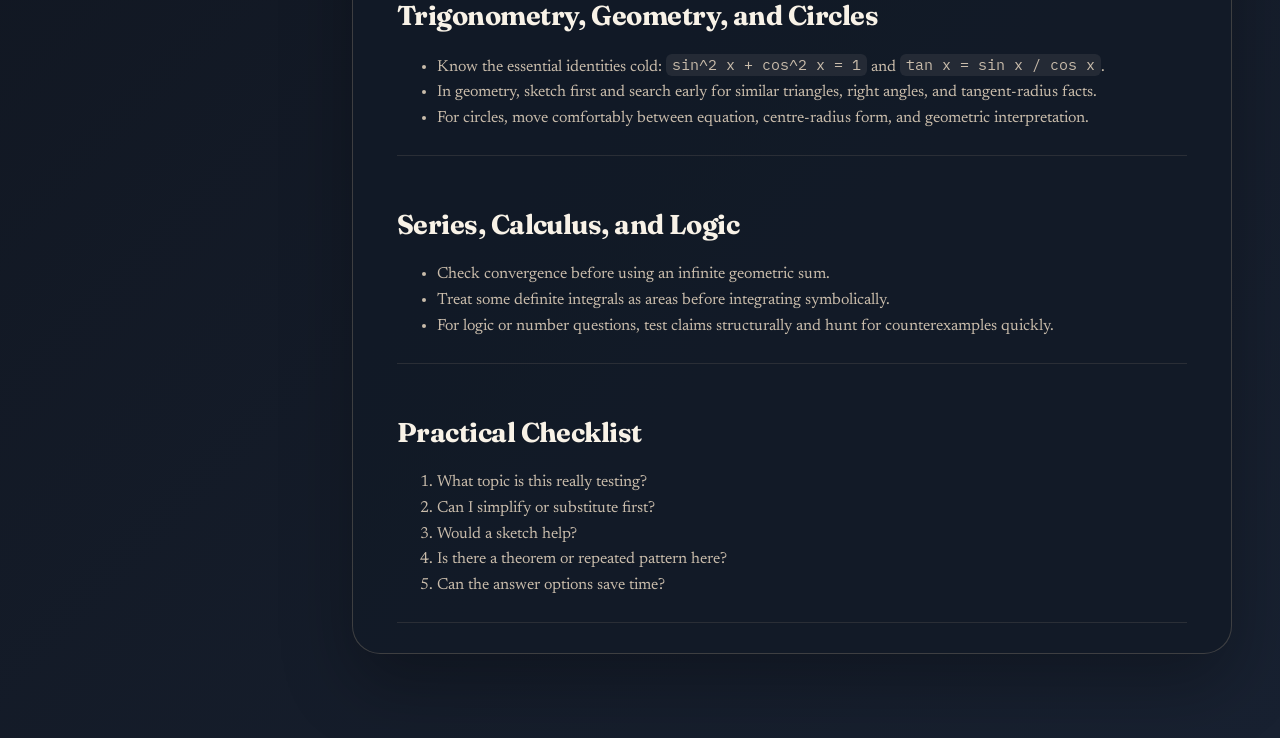
<file: resources/maths/tmua/site/reader.html>
<!DOCTYPE html>
<html lang="en">
  <head>
    <meta charset="UTF-8" />
    <meta name="viewport" content="width=device-width, initial-scale=1.0" />
    <title>TMUA Study Atlas · Reader</title>
    <link rel="preconnect" href="https://fonts.googleapis.com" />
    <link rel="preconnect" href="https://fonts.gstatic.com" crossorigin />
    <link
      href="https://fonts.googleapis.com/css2?family=Fraunces:opsz,wght@9..144,600;9..144,700&family=IBM+Plex+Mono:wght@400;500&family=Newsreader:opsz,wght@6..72,400;6..72,500&display=swap"
      rel="stylesheet"
    />
    <link rel="stylesheet" href="styles.css" />
  </head>
  <body data-page="reader">
    <div class="site-shell">
      <header class="topbar" id="topbar"></header>

      <main class="page reader-layout">
        <aside class="panel sticky-panel">
          <span class="eyebrow">Reader navigation</span>
          <h2 style="margin-bottom: 10px;">On this page</h2>
          <nav class="toc" id="reader-toc" aria-label="Table of contents"></nav>
        </aside>

        <section class="panel reader-panel" id="reader-panel">
          <div class="reader-meta">
            <div>
              <span class="eyebrow">Study note</span>
              <h1 id="reader-title"></h1>
              <p class="reader-summary" id="reader-summary"></p>
            </div>
            <div class="reader-actions" id="reader-actions"></div>
          </div>
          <div class="progress-track">
            <div class="progress-fill" id="progress-fill"></div>
          </div>
          <article class="reader-article" id="reader-article"></article>
        </section>
      </main>
    </div>

    <script src="data.js"></script>
    <script src="app.js"></script>
  </body>
</html>
</file>
<file: resources/maths/tmua/site/styles.css>
:root {
  --bg: #111722;
  --bg-soft: #182131;
  --panel: rgba(18, 26, 39, 0.86);
  --panel-strong: rgba(12, 19, 29, 0.94);
  --card: rgba(247, 239, 226, 0.08);
  --card-border: rgba(219, 197, 160, 0.22);
  --text: #f8f2e7;
  --muted: #c9bcab;
  --soft: #9aa0ab;
  --accent: #d9b572;
  --accent-strong: #f0c779;
  --accent-faint: rgba(217, 181, 114, 0.12);
  --shadow: 0 30px 70px rgba(0, 0, 0, 0.28);
  --shadow-soft: 0 16px 40px rgba(0, 0, 0, 0.18);
  --radius-lg: 28px;
  --radius-md: 20px;
  --radius-sm: 14px;
  --max-width: 1240px;
}

* {
  box-sizing: border-box;
}

html {
  scroll-behavior: smooth;
}

body {
  margin: 0;
  font-family: "Newsreader", Georgia, serif;
  color: var(--text);
  background:
    radial-gradient(circle at 20% 20%, rgba(217, 181, 114, 0.18), transparent 28%),
    radial-gradient(circle at 80% 12%, rgba(106, 146, 180, 0.18), transparent 24%),
    linear-gradient(135deg, #0c121b 0%, #111722 40%, #182131 100%);
  min-height: 100vh;
  line-height: 1.6;
}

body::before {
  content: "";
  position: fixed;
  inset: 0;
  pointer-events: none;
  background-image:
    linear-gradient(rgba(255, 255, 255, 0.015), rgba(255, 255, 255, 0.015)),
    radial-gradient(rgba(255, 255, 255, 0.03) 0.6px, transparent 0.6px);
  background-size: 100% 100%, 18px 18px;
  opacity: 0.45;
  mix-blend-mode: soft-light;
}

a {
  color: inherit;
  text-decoration: none;
}

button,
input,
select {
  font: inherit;
}

.site-shell {
  position: relative;
  z-index: 1;
}

.topbar {
  position: sticky;
  top: 0;
  z-index: 50;
  backdrop-filter: blur(18px);
  background: rgba(10, 15, 24, 0.72);
  border-bottom: 1px solid rgba(217, 181, 114, 0.12);
}

.topbar-inner {
  max-width: var(--max-width);
  margin: 0 auto;
  padding: 18px 28px;
  display: flex;
  justify-content: space-between;
  gap: 24px;
  align-items: center;
}

.brand {
  display: flex;
  align-items: center;
  gap: 16px;
}

.brand-mark {
  width: 44px;
  height: 44px;
  border-radius: 14px;
  display: grid;
  place-items: center;
  background: linear-gradient(145deg, rgba(217, 181, 114, 0.3), rgba(247, 239, 226, 0.08));
  border: 1px solid rgba(217, 181, 114, 0.2);
  box-shadow: inset 0 1px 0 rgba(255, 255, 255, 0.12);
  font-family: "Fraunces", Georgia, serif;
  font-weight: 700;
  color: var(--accent-strong);
}

.brand-copy strong {
  display: block;
  font-family: "Fraunces", Georgia, serif;
  font-size: 1.1rem;
  letter-spacing: 0.02em;
}

.brand-copy span {
  color: var(--soft);
  font-size: 0.95rem;
}

.nav-links {
  display: flex;
  align-items: center;
  gap: 10px;
  flex-wrap: wrap;
}

.nav-links a {
  padding: 10px 14px;
  border-radius: 999px;
  color: var(--muted);
  transition: 180ms ease;
}

.nav-links a:hover,
.nav-links a.is-active {
  background: rgba(247, 239, 226, 0.08);
  color: var(--text);
}

.page {
  max-width: var(--max-width);
  margin: 0 auto;
  padding: 42px 28px 84px;
}

.hero {
  display: grid;
  grid-template-columns: 1.35fr 0.95fr;
  gap: 28px;
  align-items: stretch;
}

.panel {
  position: relative;
  overflow: hidden;
  background: var(--panel);
  border: 1px solid var(--card-border);
  border-radius: var(--radius-lg);
  box-shadow: var(--shadow);
}

.panel::after {
  content: "";
  position: absolute;
  inset: 0;
  background: linear-gradient(180deg, rgba(255, 255, 255, 0.04), transparent 30%);
  pointer-events: none;
}

.hero-main {
  padding: 44px 40px;
}

.eyebrow {
  display: inline-flex;
  align-items: center;
  gap: 8px;
  padding: 8px 12px;
  border-radius: 999px;
  background: var(--accent-faint);
  color: var(--accent-strong);
  border: 1px solid rgba(217, 181, 114, 0.14);
  text-transform: uppercase;
  letter-spacing: 0.14em;
  font-size: 0.72rem;
}

.display {
  margin: 20px 0 12px;
  font-family: "Fraunces", Georgia, serif;
  font-size: clamp(3rem, 6vw, 5.5rem);
  line-height: 0.95;
  letter-spacing: -0.04em;
  max-width: 12ch;
}

.hero-main p,
.section-intro {
  max-width: 62ch;
  color: var(--muted);
  font-size: 1.08rem;
}

.hero-actions,
.card-actions {
  display: flex;
  flex-wrap: wrap;
  gap: 12px;
  margin-top: 28px;
}

.button {
  display: inline-flex;
  align-items: center;
  justify-content: center;
  gap: 10px;
  padding: 13px 18px;
  border-radius: 999px;
  border: 1px solid rgba(217, 181, 114, 0.22);
  background: rgba(247, 239, 226, 0.04);
  color: var(--text);
  transition: 200ms ease;
}

.button:hover {
  transform: translateY(-2px);
  background: rgba(247, 239, 226, 0.1);
  box-shadow: var(--shadow-soft);
}

.button-primary {
  background: linear-gradient(135deg, rgba(217, 181, 114, 0.92), rgba(240, 199, 121, 0.8));
  color: #111722;
  border-color: rgba(255, 232, 184, 0.4);
  font-weight: 700;
}

.button-primary:hover {
  background: linear-gradient(135deg, rgba(240, 199, 121, 0.96), rgba(255, 221, 154, 0.86));
}

.hero-side {
  padding: 28px;
  display: grid;
  gap: 18px;
}

.stats-grid,
.pathways-grid,
.resource-grid,
.topic-grid,
.paper-grid {
  display: grid;
  gap: 16px;
}

.stats-grid {
  grid-template-columns: repeat(2, minmax(0, 1fr));
}

.stat-card,
.mini-card,
.resource-card,
.topic-card,
.paper-card,
.timeline-card {
  background: rgba(247, 239, 226, 0.05);
  border: 1px solid rgba(219, 197, 160, 0.14);
  border-radius: var(--radius-md);
  padding: 18px;
}

.stat-card strong {
  display: block;
  font-family: "Fraunces", Georgia, serif;
  font-size: 2rem;
  color: var(--accent-strong);
}

.stat-card span,
.card-meta,
.pill,
.topic-meta,
.timeline-meta {
  color: var(--soft);
}

.split-section {
  display: grid;
  grid-template-columns: 0.9fr 1.1fr;
  gap: 24px;
  margin-top: 32px;
}

.section {
  margin-top: 36px;
}

.section h2,
.reader-article h2,
.reader-article h3 {
  font-family: "Fraunces", Georgia, serif;
  letter-spacing: -0.02em;
}

.section-head {
  display: flex;
  align-items: end;
  justify-content: space-between;
  gap: 16px;
  margin-bottom: 18px;
}

.section-head h2,
.reader-article h1 {
  margin: 0;
  font-size: clamp(1.8rem, 3vw, 2.8rem);
}

.section-head p {
  margin: 0;
  color: var(--muted);
}

.pathways-grid {
  grid-template-columns: repeat(2, minmax(0, 1fr));
}

.resource-grid {
  grid-template-columns: repeat(3, minmax(0, 1fr));
}

.topic-grid {
  grid-template-columns: repeat(2, minmax(0, 1fr));
}

.paper-grid {
  grid-template-columns: repeat(2, minmax(0, 1fr));
}

.resource-card,
.topic-card,
.paper-card,
.mini-card,
.timeline-card {
  transition: 180ms ease;
}

.resource-card:hover,
.topic-card:hover,
.paper-card:hover,
.mini-card:hover,
.timeline-card:hover {
  transform: translateY(-4px);
  box-shadow: var(--shadow-soft);
  border-color: rgba(240, 199, 121, 0.22);
}

.card-topline,
.topic-card-header,
.timeline-heading {
  display: flex;
  justify-content: space-between;
  gap: 12px;
  align-items: start;
}

.card-title,
.topic-card h3,
.paper-card h3,
.reader-article h1,
.timeline-card h3 {
  margin: 0;
  font-family: "Fraunces", Georgia, serif;
}

.card-title {
  font-size: 1.45rem;
}

.card-description,
.paper-card p,
.topic-card p {
  color: var(--muted);
  margin: 12px 0 0;
}

.tag-list,
.filter-row,
.reader-actions,
.topic-links,
.paper-links {
  display: flex;
  flex-wrap: wrap;
  gap: 10px;
}

.pill {
  display: inline-flex;
  align-items: center;
  padding: 7px 11px;
  background: rgba(247, 239, 226, 0.04);
  border: 1px solid rgba(219, 197, 160, 0.12);
  border-radius: 999px;
  font-size: 0.82rem;
}

.filter-shell {
  margin: 22px 0 8px;
  display: grid;
  grid-template-columns: 2fr 1fr 1fr;
  gap: 14px;
}

.filter-shell input,
.filter-shell select {
  width: 100%;
  padding: 14px 16px;
  border-radius: 16px;
  border: 1px solid rgba(219, 197, 160, 0.16);
  background: rgba(10, 15, 24, 0.42);
  color: var(--text);
}

.kicker {
  display: inline-block;
  margin-bottom: 8px;
  color: var(--accent-strong);
  text-transform: uppercase;
  font-size: 0.74rem;
  letter-spacing: 0.12em;
}

.library-layout,
.reader-layout {
  display: grid;
  grid-template-columns: 280px minmax(0, 1fr);
  gap: 24px;
  align-items: start;
}

.sticky-panel {
  position: sticky;
  top: 96px;
  padding: 22px;
}

.toc,
.sidebar-list {
  display: grid;
  gap: 8px;
}

.toc a,
.sidebar-list a {
  padding: 10px 12px;
  border-radius: 12px;
  color: var(--muted);
  transition: 180ms ease;
}

.toc a:hover,
.toc a.is-active,
.sidebar-list a:hover,
.sidebar-list a.is-active {
  background: rgba(247, 239, 226, 0.08);
  color: var(--text);
}

.reader-panel {
  padding: 30px clamp(20px, 4vw, 44px);
}

.reader-meta {
  display: flex;
  justify-content: space-between;
  gap: 18px;
  align-items: start;
  margin-bottom: 28px;
}

.reader-summary {
  max-width: 60ch;
  color: var(--muted);
}

.progress-track {
  margin-top: 18px;
  height: 4px;
  background: rgba(247, 239, 226, 0.08);
  border-radius: 999px;
  overflow: hidden;
}

.progress-fill {
  height: 100%;
  width: 0;
  background: linear-gradient(90deg, var(--accent), var(--accent-strong));
  border-radius: inherit;
}

.reader-article {
  display: grid;
  gap: 24px;
}

.reader-article section {
  padding-bottom: 8px;
  border-bottom: 1px solid rgba(219, 197, 160, 0.12);
}

.reader-article h2 {
  margin-bottom: 10px;
  font-size: 1.7rem;
}

.reader-article h3 {
  margin-bottom: 8px;
  font-size: 1.18rem;
}

.reader-article p,
.reader-article li {
  color: var(--muted);
}

.reader-article code,
.mono {
  font-family: "IBM Plex Mono", monospace;
  font-size: 0.92em;
  padding: 0.1em 0.4em;
  border-radius: 6px;
  background: rgba(247, 239, 226, 0.08);
}

.lede {
  font-size: 1.1rem;
  color: #efe4d1;
}

.callout {
  margin-top: 18px;
  padding: 20px;
  border-radius: 18px;
  background: linear-gradient(135deg, rgba(217, 181, 114, 0.12), rgba(247, 239, 226, 0.04));
  border: 1px solid rgba(217, 181, 114, 0.18);
}

.callout strong {
  display: block;
  margin-top: 8px;
  font-size: 1.14rem;
}

.two-column-list {
  display: grid;
  grid-template-columns: repeat(2, minmax(0, 1fr));
  gap: 18px;
}

.mistake-block {
  margin-bottom: 18px;
  padding: 18px 20px;
  background: rgba(247, 239, 226, 0.04);
  border-radius: 18px;
  border: 1px solid rgba(219, 197, 160, 0.12);
}

.timeline {
  display: grid;
  gap: 18px;
}

.timeline-week {
  margin-top: 22px;
}

.timeline-week h2 {
  font-family: "Fraunces", Georgia, serif;
  margin-bottom: 10px;
}

.timeline-list {
  display: grid;
  gap: 14px;
}

.timeline-meta {
  font-size: 0.92rem;
}

.empty-state {
  padding: 26px;
  color: var(--muted);
  border: 1px dashed rgba(219, 197, 160, 0.2);
  border-radius: 18px;
  background: rgba(247, 239, 226, 0.03);
}

.footer-note {
  margin-top: 46px;
  padding-top: 20px;
  border-top: 1px solid rgba(219, 197, 160, 0.12);
  color: var(--soft);
  display: flex;
  justify-content: space-between;
  gap: 16px;
  flex-wrap: wrap;
}

@media (max-width: 1060px) {
  .hero,
  .split-section,
  .library-layout,
  .reader-layout {
    grid-template-columns: 1fr;
  }

  .sticky-panel {
    position: static;
  }

  .resource-grid {
    grid-template-columns: repeat(2, minmax(0, 1fr));
  }
}

@media (max-width: 720px) {
  .topbar-inner,
  .page {
    padding-left: 18px;
    padding-right: 18px;
  }

  .hero-main,
  .reader-panel {
    padding: 24px 20px;
  }

  .stats-grid,
  .pathways-grid,
  .resource-grid,
  .topic-grid,
  .paper-grid,
  .filter-shell,
  .two-column-list {
    grid-template-columns: 1fr;
  }

  .display {
    max-width: 10ch;
  }

  .reader-meta {
    flex-direction: column;
  }
}
</file>
